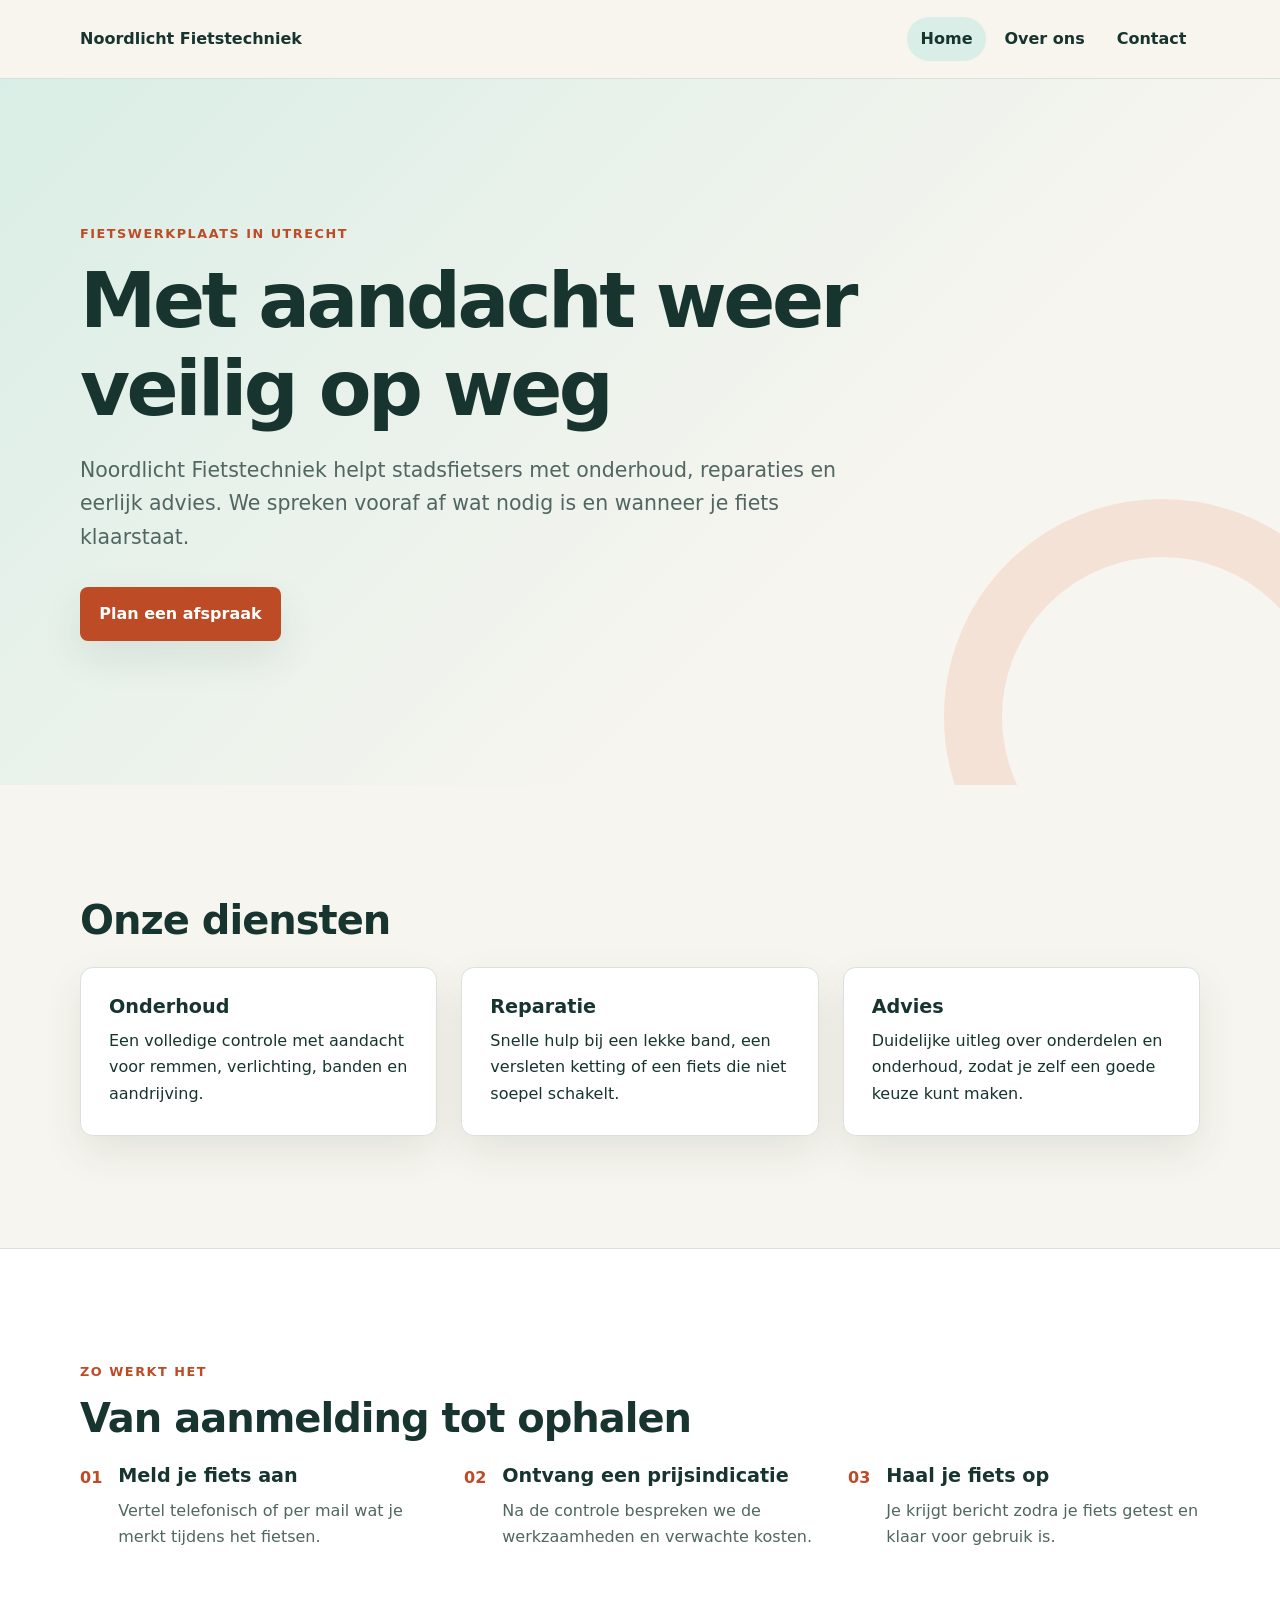
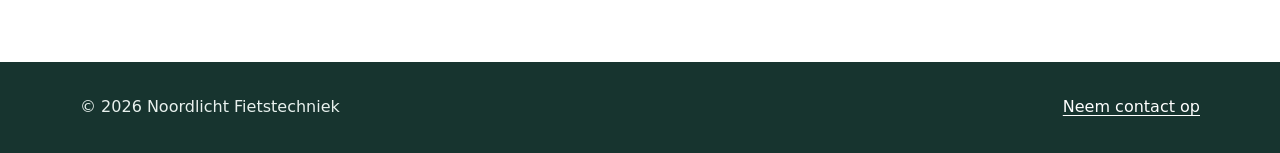
<file: index.html>
<!doctype html>
<html lang="nl">
<head>
  <meta charset="utf-8">
  <meta name="viewport" content="width=device-width, initial-scale=1">
  <meta name="description" content="Noordlicht Fietstechniek onderhoudt en repareert fietsen in Utrecht.">
  <title>Home | Noordlicht Fietstechniek</title>
  <link rel="stylesheet" href="style.css">
</head>
<body>
  <a class="skip-link" href="#inhoud">Ga naar de inhoud</a>
  <header class="site-header">
    <div class="container header-inner">
      <a class="brand" href="index.html">Noordlicht Fietstechniek</a>
      <nav aria-label="Hoofdnavigatie">
        <ul class="nav-list">
          <li><a aria-current="page" href="index.html">Home</a></li>
          <li><a href="about.html">Over ons</a></li>
          <li><a href="contact.html">Contact</a></li>
        </ul>
      </nav>
    </div>
  </header>

  <main id="inhoud">
    <section class="hero">
      <div class="container hero-content">
        <p class="eyebrow">Fietswerkplaats in Utrecht</p>
        <h1>Met aandacht weer veilig op weg</h1>
        <p class="intro">Noordlicht Fietstechniek helpt stadsfietsers met onderhoud, reparaties en eerlijk advies. We spreken vooraf af wat nodig is en wanneer je fiets klaarstaat.</p>
        <a class="button" href="contact.html">Plan een afspraak</a>
      </div>
    </section>

    <section class="section">
      <div class="container">
        <h2>Onze diensten</h2>
        <div class="card-grid">
          <article class="card">
            <h3>Onderhoud</h3>
            <p>Een volledige controle met aandacht voor remmen, verlichting, banden en aandrijving.</p>
          </article>
          <article class="card">
            <h3>Reparatie</h3>
            <p>Snelle hulp bij een lekke band, een versleten ketting of een fiets die niet soepel schakelt.</p>
          </article>
          <article class="card">
            <h3>Advies</h3>
            <p>Duidelijke uitleg over onderdelen en onderhoud, zodat je zelf een goede keuze kunt maken.</p>
          </article>
        </div>
      </div>
    </section>

    <section class="section process-section" aria-labelledby="werkwijze">
      <div class="container">
        <p class="eyebrow">Zo werkt het</p>
        <h2 id="werkwijze">Van aanmelding tot ophalen</h2>
        <ol class="process-list">
          <li>
            <span>01</span>
            <div><h3>Meld je fiets aan</h3><p>Vertel telefonisch of per mail wat je merkt tijdens het fietsen.</p></div>
          </li>
          <li>
            <span>02</span>
            <div><h3>Ontvang een prijsindicatie</h3><p>Na de controle bespreken we de werkzaamheden en verwachte kosten.</p></div>
          </li>
          <li>
            <span>03</span>
            <div><h3>Haal je fiets op</h3><p>Je krijgt bericht zodra je fiets getest en klaar voor gebruik is.</p></div>
          </li>
        </ol>
      </div>
    </section>
  </main>

  <footer class="site-footer">
    <div class="container footer-inner">
      <p>&copy; 2026 Noordlicht Fietstechniek</p>
      <a href="contact.html">Neem contact op</a>
    </div>
  </footer>
</body>
</html>
</file>
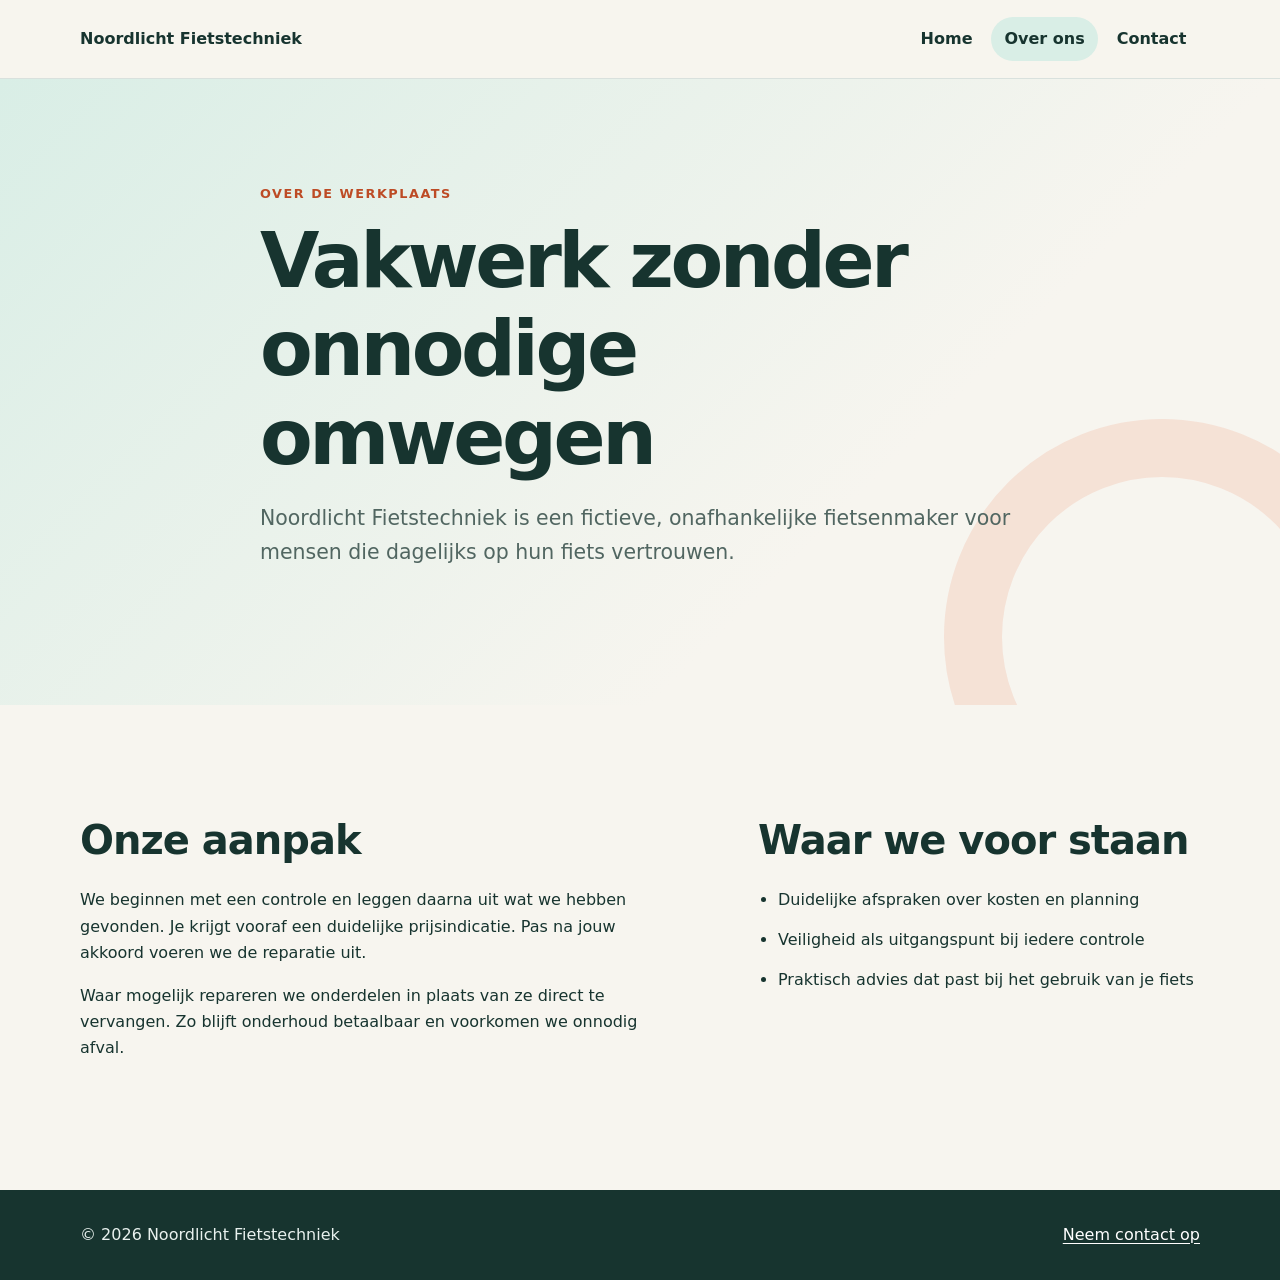
<file: about.html>
<!doctype html>
<html lang="nl">
<head>
  <meta charset="utf-8">
  <meta name="viewport" content="width=device-width, initial-scale=1">
  <meta name="description" content="Lees meer over de fictieve werkplaats Noordlicht Fietstechniek.">
  <title>Over ons | Noordlicht Fietstechniek</title>
  <link rel="stylesheet" href="style.css">
</head>
<body>
  <a class="skip-link" href="#inhoud">Ga naar de inhoud</a>
  <header class="site-header">
    <div class="container header-inner">
      <a class="brand" href="index.html">Noordlicht Fietstechniek</a>
      <nav aria-label="Hoofdnavigatie">
        <ul class="nav-list">
          <li><a href="index.html">Home</a></li>
          <li><a aria-current="page" href="about.html">Over ons</a></li>
          <li><a href="contact.html">Contact</a></li>
        </ul>
      </nav>
    </div>
  </header>

  <main id="inhoud">
    <section class="page-hero">
      <div class="container narrow">
        <p class="eyebrow">Over de werkplaats</p>
        <h1>Vakwerk zonder onnodige omwegen</h1>
        <p class="intro">Noordlicht Fietstechniek is een fictieve, onafhankelijke fietsenmaker voor mensen die dagelijks op hun fiets vertrouwen.</p>
      </div>
    </section>

    <section class="section">
      <div class="container split">
        <div>
          <h2>Onze aanpak</h2>
          <p>We beginnen met een controle en leggen daarna uit wat we hebben gevonden. Je krijgt vooraf een duidelijke prijsindicatie. Pas na jouw akkoord voeren we de reparatie uit.</p>
          <p>Waar mogelijk repareren we onderdelen in plaats van ze direct te vervangen. Zo blijft onderhoud betaalbaar en voorkomen we onnodig afval.</p>
        </div>
        <div>
          <h2>Waar we voor staan</h2>
          <ul class="check-list">
            <li>Duidelijke afspraken over kosten en planning</li>
            <li>Veiligheid als uitgangspunt bij iedere controle</li>
            <li>Praktisch advies dat past bij het gebruik van je fiets</li>
          </ul>
        </div>
      </div>
    </section>
  </main>

  <footer class="site-footer">
    <div class="container footer-inner">
      <p>&copy; 2026 Noordlicht Fietstechniek</p>
      <a href="contact.html">Neem contact op</a>
    </div>
  </footer>
</body>
</html>
</file>
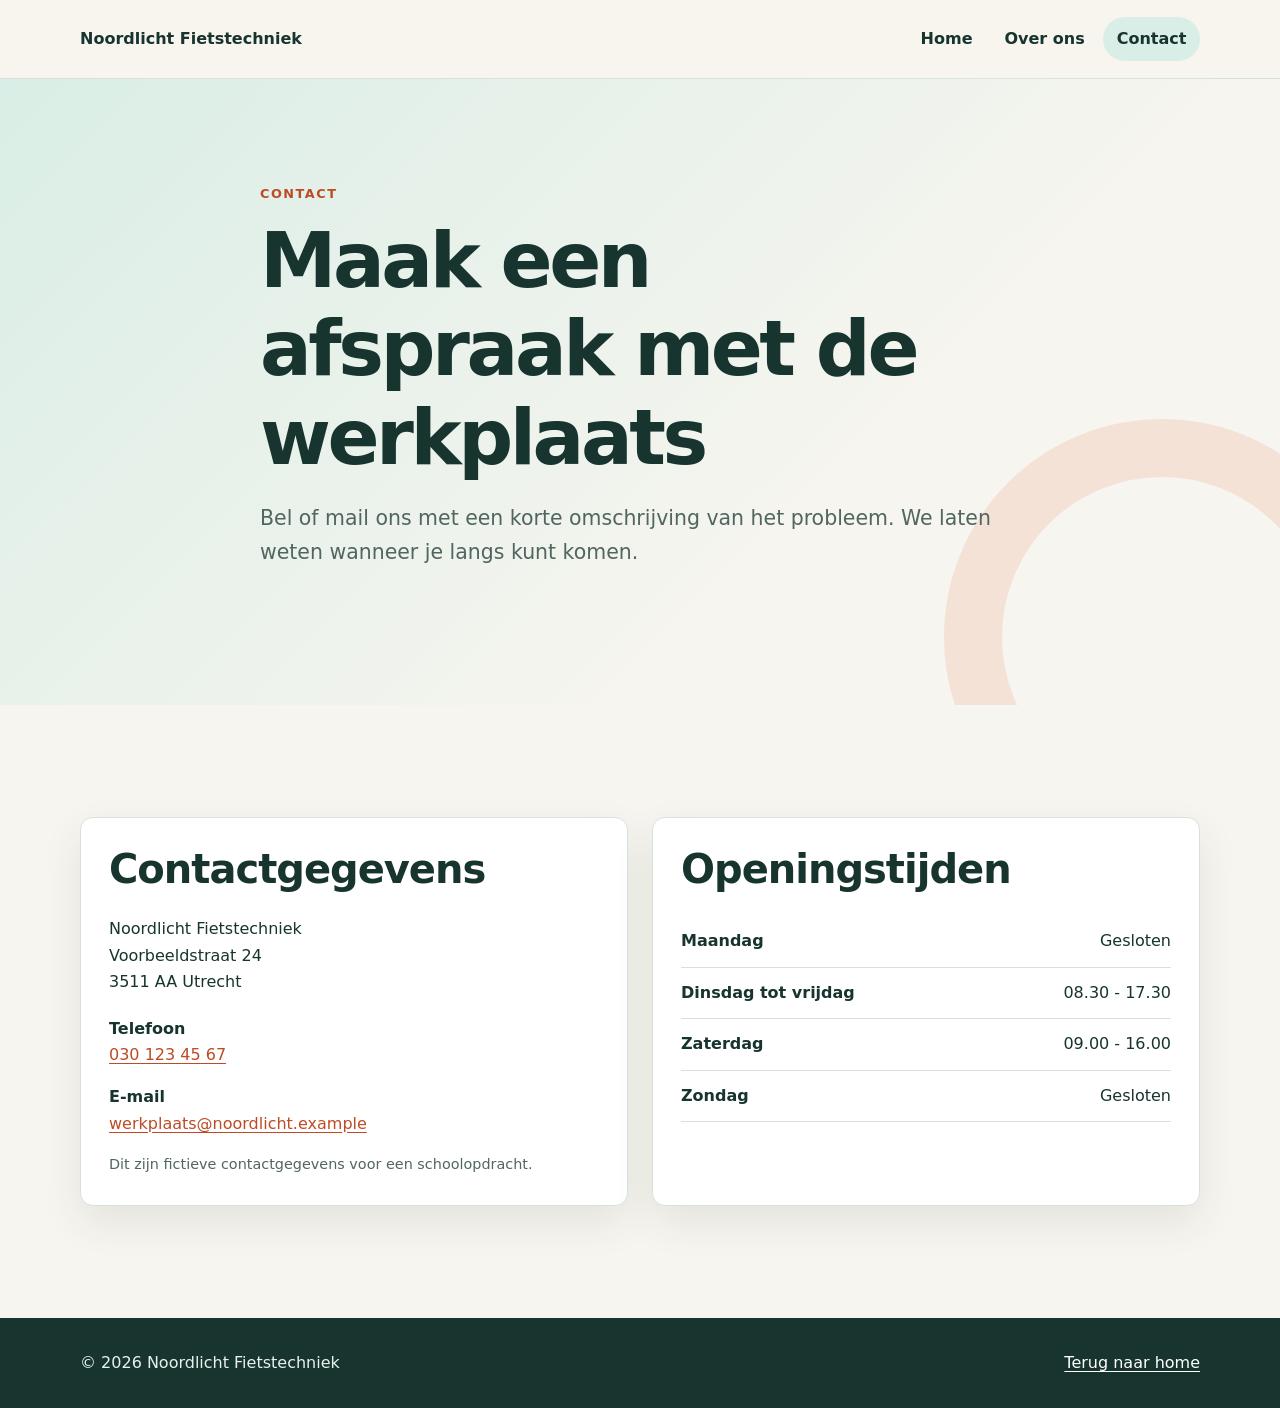
<file: contact.html>
<!doctype html>
<html lang="nl">
<head>
  <meta charset="utf-8">
  <meta name="viewport" content="width=device-width, initial-scale=1">
  <meta name="description" content="Contactgegevens en openingstijden van Noordlicht Fietstechniek.">
  <title>Contact | Noordlicht Fietstechniek</title>
  <link rel="stylesheet" href="style.css">
</head>
<body>
  <a class="skip-link" href="#inhoud">Ga naar de inhoud</a>
  <header class="site-header">
    <div class="container header-inner">
      <a class="brand" href="index.html">Noordlicht Fietstechniek</a>
      <nav aria-label="Hoofdnavigatie">
        <ul class="nav-list">
          <li><a href="index.html">Home</a></li>
          <li><a href="about.html">Over ons</a></li>
          <li><a aria-current="page" href="contact.html">Contact</a></li>
        </ul>
      </nav>
    </div>
  </header>

  <main id="inhoud">
    <section class="page-hero">
      <div class="container narrow">
        <p class="eyebrow">Contact</p>
        <h1>Maak een afspraak met de werkplaats</h1>
        <p class="intro">Bel of mail ons met een korte omschrijving van het probleem. We laten weten wanneer je langs kunt komen.</p>
      </div>
    </section>

    <section class="section">
      <div class="container contact-grid">
        <section class="contact-panel" aria-labelledby="gegevens">
          <h2 id="gegevens">Contactgegevens</h2>
          <address>
            Noordlicht Fietstechniek<br>
            Voorbeeldstraat 24<br>
            3511 AA Utrecht
          </address>
          <p><strong>Telefoon</strong><br><a href="tel:+31301234567">030 123 45 67</a></p>
          <p><strong>E-mail</strong><br><a href="mailto:werkplaats@noordlicht.example">werkplaats@noordlicht.example</a></p>
          <p class="small">Dit zijn fictieve contactgegevens voor een schoolopdracht.</p>
        </section>

        <section class="contact-panel" aria-labelledby="openingstijden">
          <h2 id="openingstijden">Openingstijden</h2>
          <dl class="hours-list">
            <div><dt>Maandag</dt><dd>Gesloten</dd></div>
            <div><dt>Dinsdag tot vrijdag</dt><dd>08.30 - 17.30</dd></div>
            <div><dt>Zaterdag</dt><dd>09.00 - 16.00</dd></div>
            <div><dt>Zondag</dt><dd>Gesloten</dd></div>
          </dl>
        </section>
      </div>
    </section>
  </main>

  <footer class="site-footer">
    <div class="container footer-inner">
      <p>&copy; 2026 Noordlicht Fietstechniek</p>
      <a href="index.html">Terug naar home</a>
    </div>
  </footer>
</body>
</html>
</file>
<file: style.css>
:root {
  --ink: #17342f;
  --muted: #516661;
  --paper: #f7f5ef;
  --surface: #ffffff;
  --accent: #e56b3f;
  --accent-dark: #bd4b25;
  --line: #d9e1dd;
  --highlight: #d9eee6;
  --shadow: 0 16px 40px rgba(23, 52, 47, 0.09);
}

* {
  box-sizing: border-box;
}

html {
  scroll-behavior: smooth;
}

body {
  margin: 0;
  color: var(--ink);
  background: var(--paper);
  font-family: system-ui, -apple-system, BlinkMacSystemFont, "Segoe UI", sans-serif;
  font-size: 1rem;
  line-height: 1.65;
}

a {
  color: var(--accent-dark);
  text-underline-offset: 0.2em;
}

a:hover {
  color: var(--ink);
}

h1,
h2,
h3,
p {
  margin-top: 0;
}

h1,
h2,
h3 {
  line-height: 1.15;
}

h1 {
  max-width: 17ch;
  margin-bottom: 1.25rem;
  font-size: clamp(2.4rem, 7vw, 4.8rem);
  letter-spacing: -0.045em;
}

h2 {
  margin-bottom: 1.5rem;
  font-size: clamp(1.75rem, 4vw, 2.5rem);
  letter-spacing: -0.025em;
}

h3 {
  margin-bottom: 0.65rem;
  font-size: 1.2rem;
}

.container {
  width: min(1120px, calc(100% - 2rem));
  margin-inline: auto;
}

.narrow {
  max-width: 760px;
}

.skip-link {
  position: fixed;
  z-index: 10;
  top: 0.75rem;
  left: 0.75rem;
  padding: 0.7rem 1rem;
  color: var(--surface);
  background: var(--ink);
  transform: translateY(-180%);
}

.skip-link:focus {
  transform: translateY(0);
}

.site-header {
  border-bottom: 1px solid var(--line);
  background: rgba(247, 245, 239, 0.96);
}

.header-inner,
.footer-inner {
  display: flex;
  align-items: center;
  justify-content: space-between;
  gap: 1.5rem;
}

.header-inner {
  min-height: 78px;
}

.brand {
  color: var(--ink);
  font-weight: 800;
  text-decoration: none;
}

.nav-list {
  display: flex;
  flex-wrap: wrap;
  gap: 0.3rem;
  margin: 0;
  padding: 0;
  list-style: none;
}

.nav-list a {
  display: block;
  padding: 0.55rem 0.85rem;
  border-radius: 999px;
  color: var(--ink);
  font-weight: 700;
  text-decoration: none;
}

.nav-list a:hover,
.nav-list a[aria-current="page"] {
  background: var(--highlight);
}

.hero,
.page-hero {
  position: relative;
  overflow: hidden;
  background: linear-gradient(135deg, #d9eee6 0%, #f7f5ef 67%);
}

.hero::after,
.page-hero::after {
  position: absolute;
  width: 320px;
  height: 320px;
  border: 58px solid rgba(229, 107, 63, 0.14);
  border-radius: 50%;
  content: "";
  right: -100px;
  bottom: -150px;
}

.hero-content {
  position: relative;
  z-index: 1;
  padding-block: clamp(5rem, 13vw, 9rem);
}

.page-hero .container {
  position: relative;
  z-index: 1;
  padding-block: clamp(4rem, 10vw, 6.5rem);
}

.eyebrow {
  margin-bottom: 0.8rem;
  color: var(--accent-dark);
  font-size: 0.8rem;
  font-weight: 800;
  letter-spacing: 0.12em;
  text-transform: uppercase;
}

.intro {
  max-width: 62ch;
  margin-bottom: 2rem;
  color: var(--muted);
  font-size: clamp(1.08rem, 2vw, 1.28rem);
}

.button {
  display: inline-block;
  padding: 0.85rem 1.2rem;
  border-radius: 0.5rem;
  color: var(--surface);
  background: var(--accent-dark);
  font-weight: 800;
  text-decoration: none;
  box-shadow: var(--shadow);
}

.button:hover {
  color: var(--surface);
  background: var(--ink);
}

.section {
  padding-block: clamp(4rem, 9vw, 7rem);
}

.card-grid,
.contact-grid,
.split {
  display: grid;
  gap: 1.5rem;
}

.card-grid {
  grid-template-columns: repeat(3, 1fr);
}

.card,
.contact-panel {
  padding: 1.75rem;
  border: 1px solid var(--line);
  border-radius: 0.8rem;
  background: var(--surface);
  box-shadow: var(--shadow);
}

.card p,
.contact-panel p:last-child {
  margin-bottom: 0;
}

.process-section {
  border-top: 1px solid var(--line);
  background: var(--surface);
}

.process-list {
  display: grid;
  grid-template-columns: repeat(3, 1fr);
  gap: 2rem;
  margin: 0;
  padding: 0;
  list-style: none;
}

.process-list li {
  display: grid;
  grid-template-columns: auto 1fr;
  gap: 1rem;
}

.process-list span {
  color: var(--accent-dark);
  font-weight: 900;
}

.process-list p {
  margin-bottom: 0;
  color: var(--muted);
}

.split {
  grid-template-columns: 1.15fr 0.85fr;
  align-items: start;
  gap: clamp(2rem, 7vw, 5rem);
}

.check-list {
  margin: 0;
  padding-left: 1.25rem;
}

.check-list li + li {
  margin-top: 0.85rem;
}

.contact-grid {
  grid-template-columns: repeat(2, 1fr);
}

address {
  margin-bottom: 1.25rem;
  font-style: normal;
}

.small {
  color: var(--muted);
  font-size: 0.9rem;
}

.hours-list {
  margin: 0;
}

.hours-list div {
  display: grid;
  grid-template-columns: 1fr auto;
  gap: 1rem;
  padding-block: 0.75rem;
  border-bottom: 1px solid var(--line);
}

.hours-list dt {
  font-weight: 700;
}

.hours-list dd {
  margin: 0;
  text-align: right;
}

.site-footer {
  padding-block: 2rem;
  color: #e8f1ee;
  background: var(--ink);
}

.site-footer p {
  margin: 0;
}

.site-footer a {
  color: #ffffff;
}

@media (max-width: 760px) {
  .header-inner,
  .footer-inner {
    align-items: flex-start;
    flex-direction: column;
  }

  .header-inner {
    padding-block: 1rem;
  }

  .card-grid,
  .contact-grid,
  .split,
  .process-list {
    grid-template-columns: 1fr;
  }

  .footer-inner {
    gap: 0.5rem;
  }
}

@media (prefers-reduced-motion: reduce) {
  html {
    scroll-behavior: auto;
  }
}
</file>
